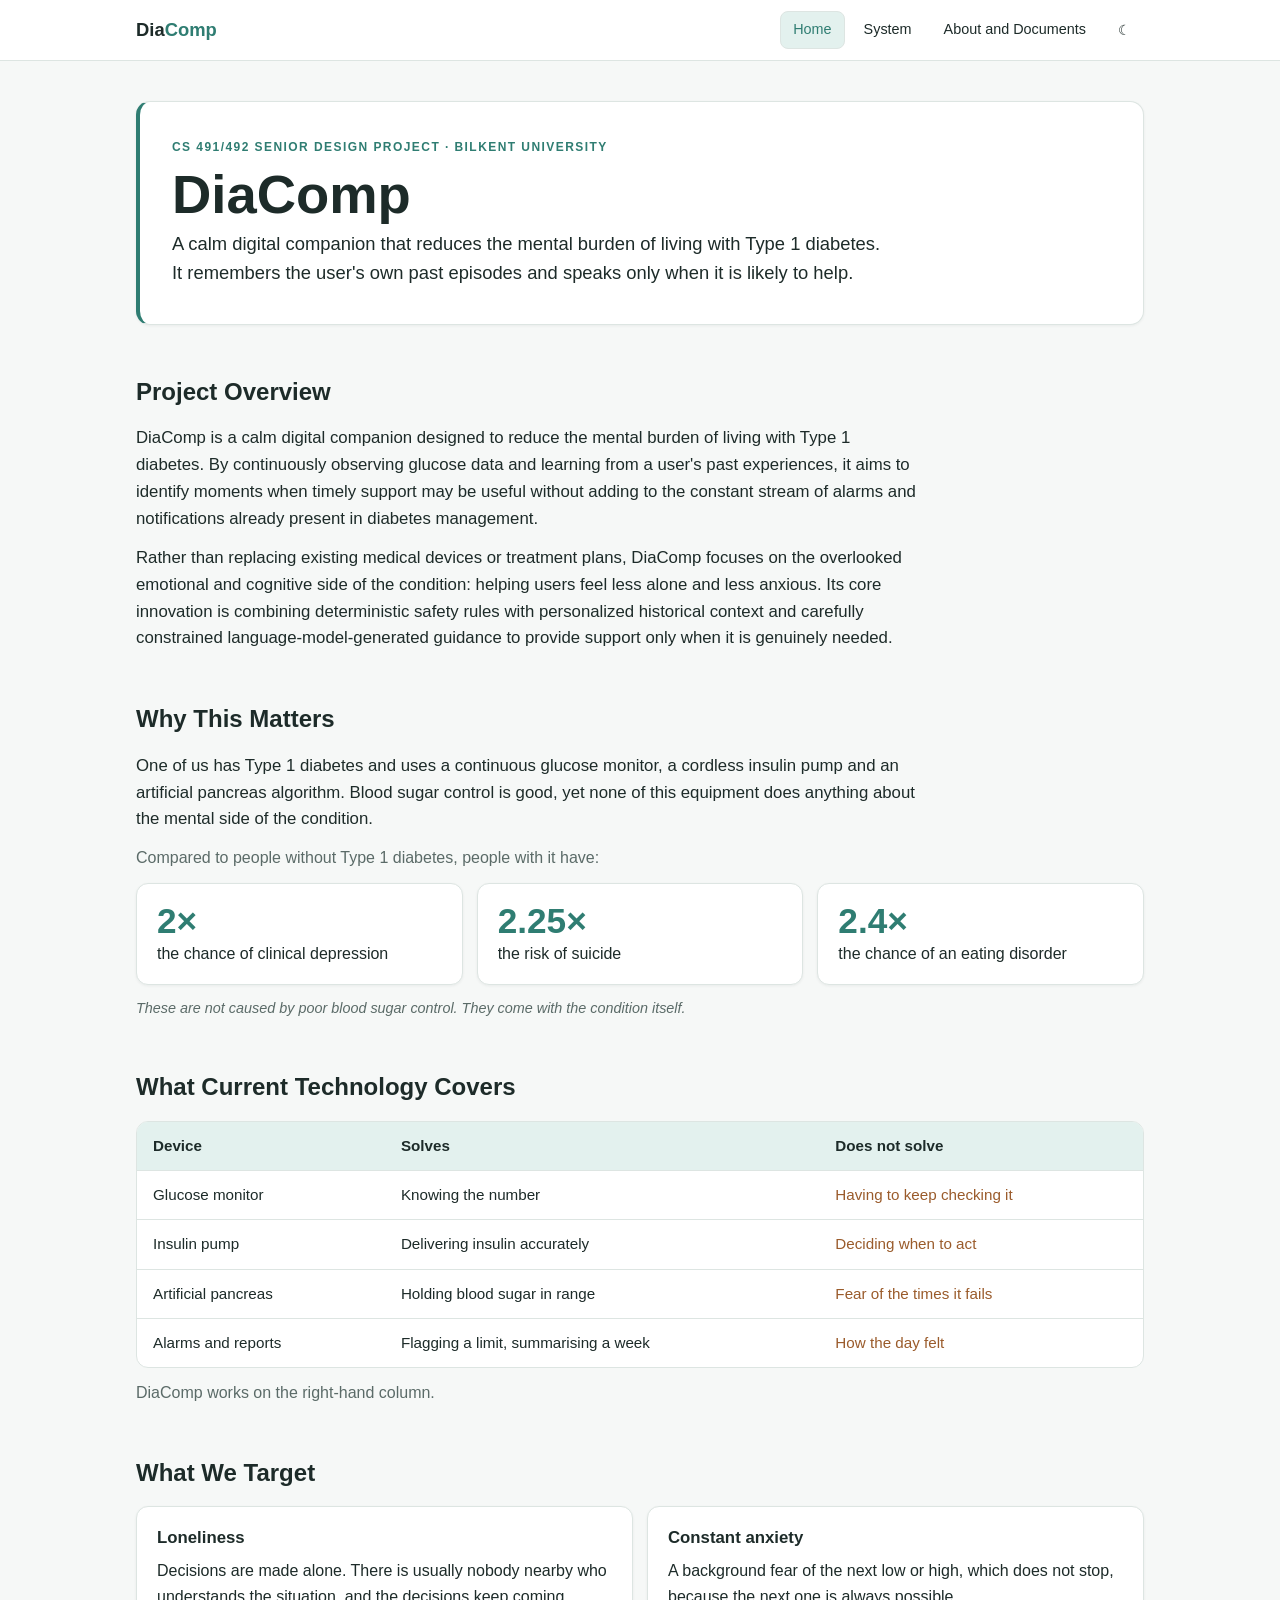
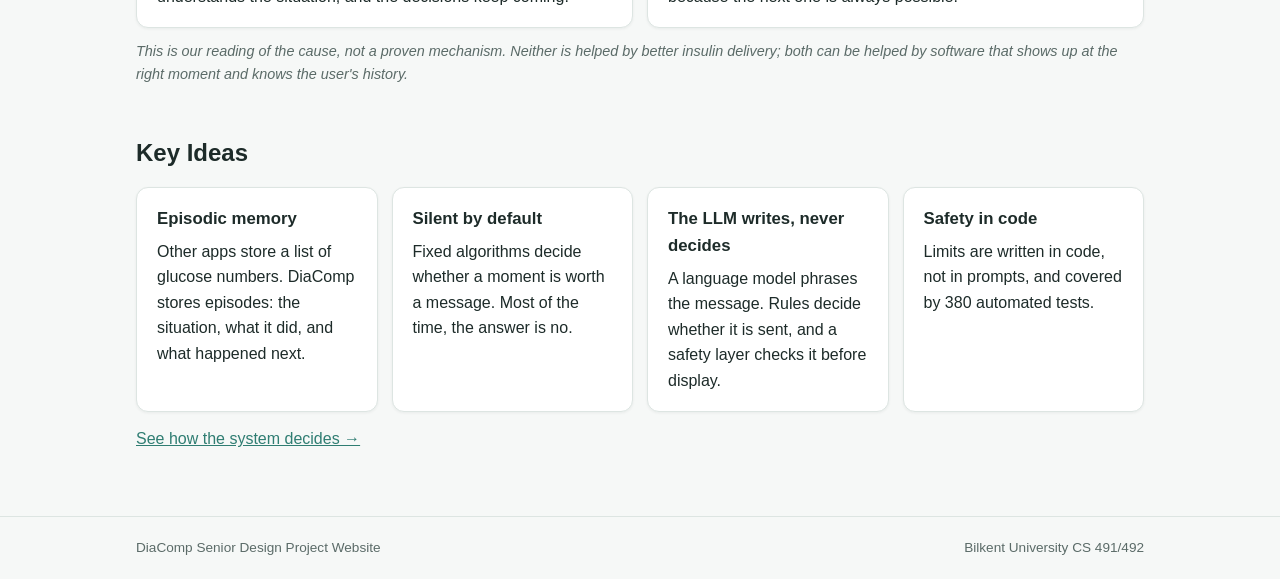
<file: index.html>
<!doctype html>
<html lang="en">
<head>
<meta charset="utf-8">
<meta name="viewport" content="width=device-width, initial-scale=1">
<title>Home | DiaComp</title>
<meta name="description" content="DiaComp: a calm digital companion that reduces the mental burden of living with Type 1 diabetes. Bilkent University CS 491/492 Senior Design Project.">
<link rel="stylesheet" href="style.css">
<script src="theme.js"></script>
</head>
<body>
<header class="site">
  <div class="wrap">
    <a class="brand" href="index.html">Dia<span>Comp</span></a>
    <nav>
      <a href="index.html" class="active">Home</a>
      <a href="system.html">System</a>
      <a href="about.html">About and Documents</a>
      <button class="theme-btn" aria-label="Toggle theme">☾</button>
    </nav>
  </div>
</header>

<main class="wrap">
  <div class="hero">
    <p class="eyebrow">CS 491/492 Senior Design Project · Bilkent University</p>
    <h1>DiaComp</h1>
    <p class="tagline">A calm digital companion that reduces the mental burden of living with Type 1 diabetes. It remembers the user's own past episodes and speaks only when it is likely to help.</p>
  </div>

  <section>
    <h2>Project Overview</h2>
    <p class="lead">DiaComp is a calm digital companion designed to reduce the mental burden of living with Type 1 diabetes. By continuously observing glucose data and learning from a user's past experiences, it aims to identify moments when timely support may be useful without adding to the constant stream of alarms and notifications already present in diabetes management.</p>
    <p class="lead">Rather than replacing existing medical devices or treatment plans, DiaComp focuses on the overlooked emotional and cognitive side of the condition: helping users feel less alone and less anxious. Its core innovation is combining deterministic safety rules with personalized historical context and carefully constrained language-model-generated guidance to provide support only when it is genuinely needed.</p>
  </section>

  <section>
    <h2>Why This Matters</h2>
    <p class="lead">One of us has Type 1 diabetes and uses a continuous glucose monitor, a cordless insulin pump and an artificial pancreas algorithm. Blood sugar control is good, yet none of this equipment does anything about the mental side of the condition.</p>
    <p class="muted">Compared to people without Type 1 diabetes, people with it have:</p>
    <div class="grid">
      <div class="card stat"><div class="num">2×</div><p>the chance of clinical depression</p></div>
      <div class="card stat"><div class="num">2.25×</div><p>the risk of suicide</p></div>
      <div class="card stat"><div class="num">2.4×</div><p>the chance of an eating disorder</p></div>
    </div>
    <p class="note" style="margin-top:12px">These are not caused by poor blood sugar control. They come with the condition itself.</p>
  </section>

  <section>
    <h2>What Current Technology Covers</h2>
    <div class="table-wrap">
      <table>
        <thead><tr><th>Device</th><th>Solves</th><th>Does not solve</th></tr></thead>
        <tbody>
          <tr><td>Glucose monitor</td><td>Knowing the number</td><td class="gap">Having to keep checking it</td></tr>
          <tr><td>Insulin pump</td><td>Delivering insulin accurately</td><td class="gap">Deciding when to act</td></tr>
          <tr><td>Artificial pancreas</td><td>Holding blood sugar in range</td><td class="gap">Fear of the times it fails</td></tr>
          <tr><td>Alarms and reports</td><td>Flagging a limit, summarising a week</td><td class="gap">How the day felt</td></tr>
        </tbody>
      </table>
    </div>
    <p class="muted" style="margin-top:12px">DiaComp works on the right-hand column.</p>
  </section>

  <section>
    <h2>What We Target</h2>
    <div class="grid">
      <div class="card"><h3>Loneliness</h3><p>Decisions are made alone. There is usually nobody nearby who understands the situation, and the decisions keep coming.</p></div>
      <div class="card"><h3>Constant anxiety</h3><p>A background fear of the next low or high, which does not stop, because the next one is always possible.</p></div>
    </div>
    <p class="note" style="margin-top:12px">This is our reading of the cause, not a proven mechanism. Neither is helped by better insulin delivery; both can be helped by software that shows up at the right moment and knows the user's history.</p>
  </section>

  <section>
    <h2>Key Ideas</h2>
    <div class="grid">
      <div class="card"><h3>Episodic memory</h3><p>Other apps store a list of glucose numbers. DiaComp stores episodes: the situation, what it did, and what happened next.</p></div>
      <div class="card"><h3>Silent by default</h3><p>Fixed algorithms decide whether a moment is worth a message. Most of the time, the answer is no.</p></div>
      <div class="card"><h3>The LLM writes, never decides</h3><p>A language model phrases the message. Rules decide whether it is sent, and a safety layer checks it before display.</p></div>
      <div class="card"><h3>Safety in code</h3><p>Limits are written in code, not in prompts, and covered by 380 automated tests.</p></div>
    </div>
    <p style="margin-top:14px"><a href="system.html">See how the system decides →</a></p>
  </section>
</main>

<footer>
  <div class="wrap">
    <span>DiaComp Senior Design Project Website</span>
    <span>Bilkent University CS 491/492</span>
  </div>
</footer>
</body>
</html>
</file>
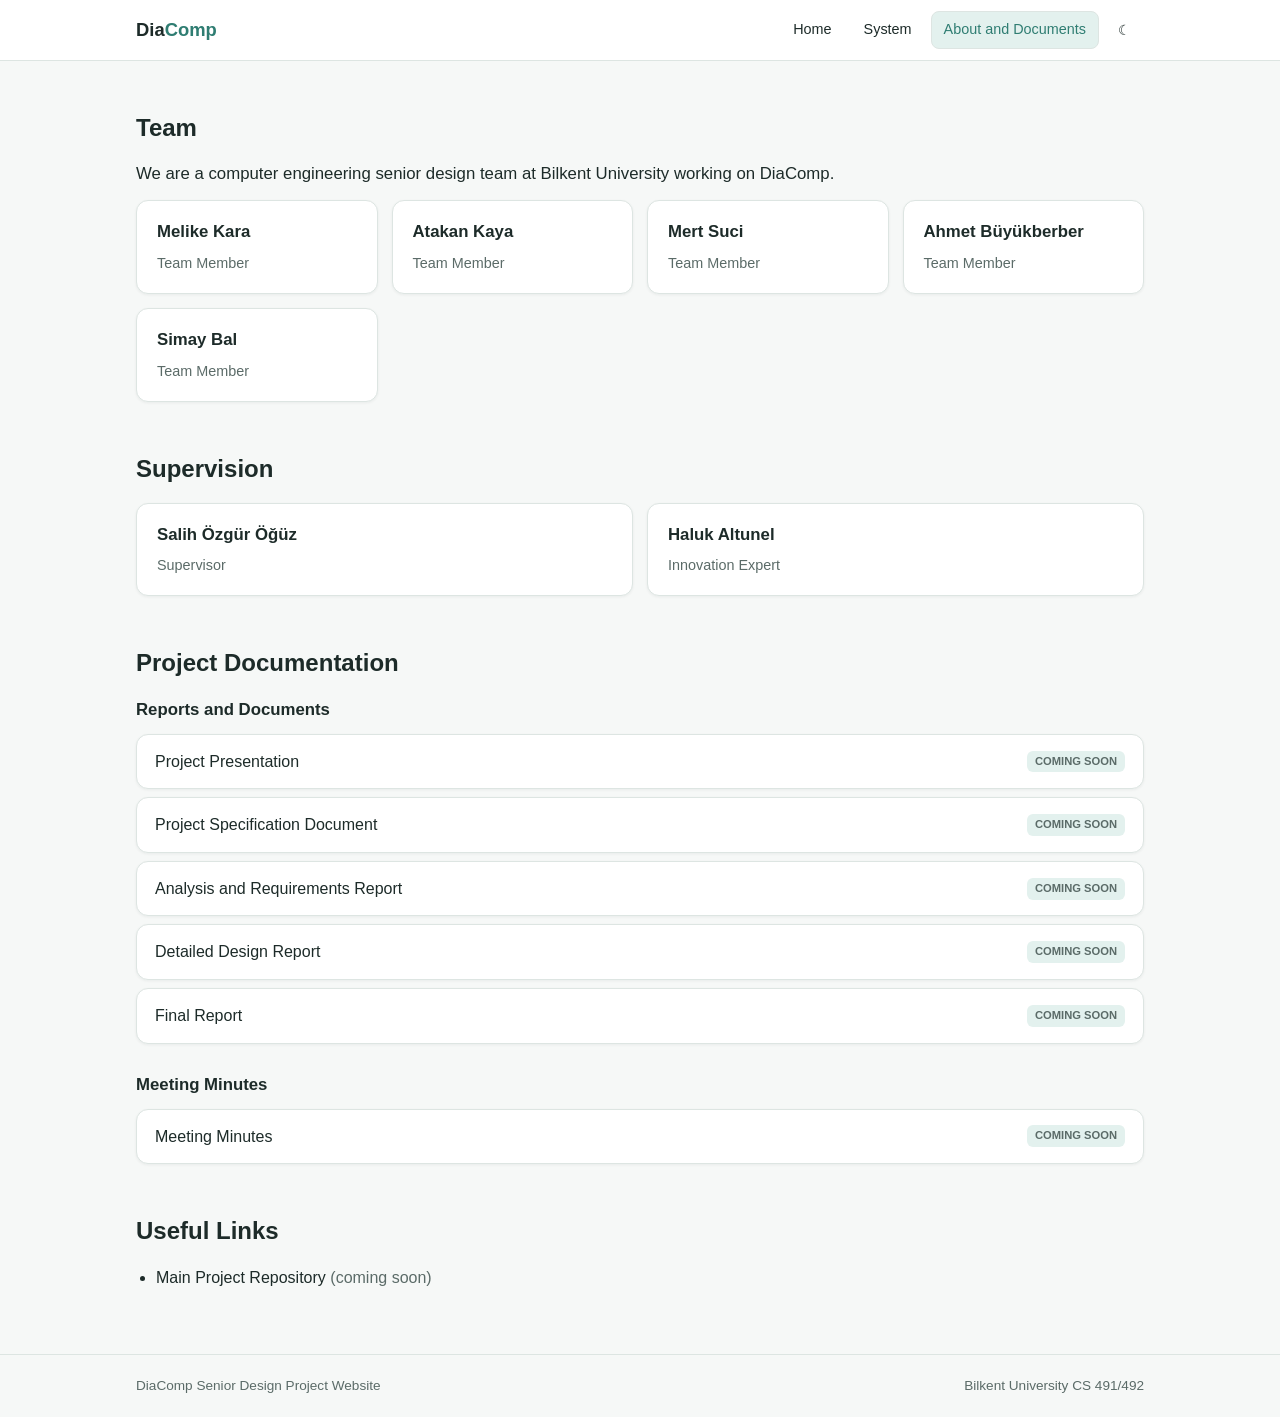
<file: about.html>
<!doctype html>
<html lang="en">
<head>
<meta charset="utf-8">
<meta name="viewport" content="width=device-width, initial-scale=1">
<title>About and Documents | DiaComp</title>
<link rel="stylesheet" href="style.css">
<script src="theme.js"></script>
</head>
<body>
<header class="site">
  <div class="wrap">
    <a class="brand" href="index.html">Dia<span>Comp</span></a>
    <nav>
      <a href="index.html">Home</a>
      <a href="system.html">System</a>
      <a href="about.html" class="active">About and Documents</a>
      <button class="theme-btn" aria-label="Toggle theme">☾</button>
    </nav>
  </div>
</header>

<main class="wrap">
  <section>
    <h2>Team</h2>
    <p class="lead">We are a computer engineering senior design team at Bilkent University working on DiaComp.</p>
    <div class="grid">
      <div class="card"><h3>Melike Kara</h3><p class="role">Team Member</p></div>
      <div class="card"><h3>Atakan Kaya</h3><p class="role">Team Member</p></div>
      <div class="card"><h3>Mert Suci</h3><p class="role">Team Member</p></div>
      <div class="card"><h3>Ahmet Büyükberber</h3><p class="role">Team Member</p></div>
      <div class="card"><h3>Simay Bal</h3><p class="role">Team Member</p></div>
    </div>
  </section>

  <section>
    <h2>Supervision</h2>
    <div class="grid">
      <div class="card"><h3>Salih Özgür Öğüz</h3><p class="role">Supervisor</p></div>
      <div class="card"><h3>Haluk Altunel</h3><p class="role">Innovation Expert</p></div>
    </div>
  </section>

  <section>
    <h2>Project Documentation</h2>
    <h3 style="margin-bottom:10px">Reports and Documents</h3>
    <div class="card doc"><span>Project Presentation</span><span class="badge soon">COMING SOON</span></div>
    <div class="card doc"><span>Project Specification Document</span><span class="badge soon">COMING SOON</span></div>
    <div class="card doc"><span>Analysis and Requirements Report</span><span class="badge soon">COMING SOON</span></div>
    <div class="card doc"><span>Detailed Design Report</span><span class="badge soon">COMING SOON</span></div>
    <div class="card doc"><span>Final Report</span><span class="badge soon">COMING SOON</span></div>

    <h3 style="margin:28px 0 10px">Meeting Minutes</h3>
    <div class="card doc"><span>Meeting Minutes</span><span class="badge soon">COMING SOON</span></div>
  </section>

  <section>
    <h2>Useful Links</h2>
    <ul class="plain">
      <li>Main Project Repository <span class="muted">(coming soon)</span></li>
    </ul>
  </section>
</main>

<footer>
  <div class="wrap">
    <span>DiaComp Senior Design Project Website</span>
    <span>Bilkent University CS 491/492</span>
  </div>
</footer>
</body>
</html>
</file>
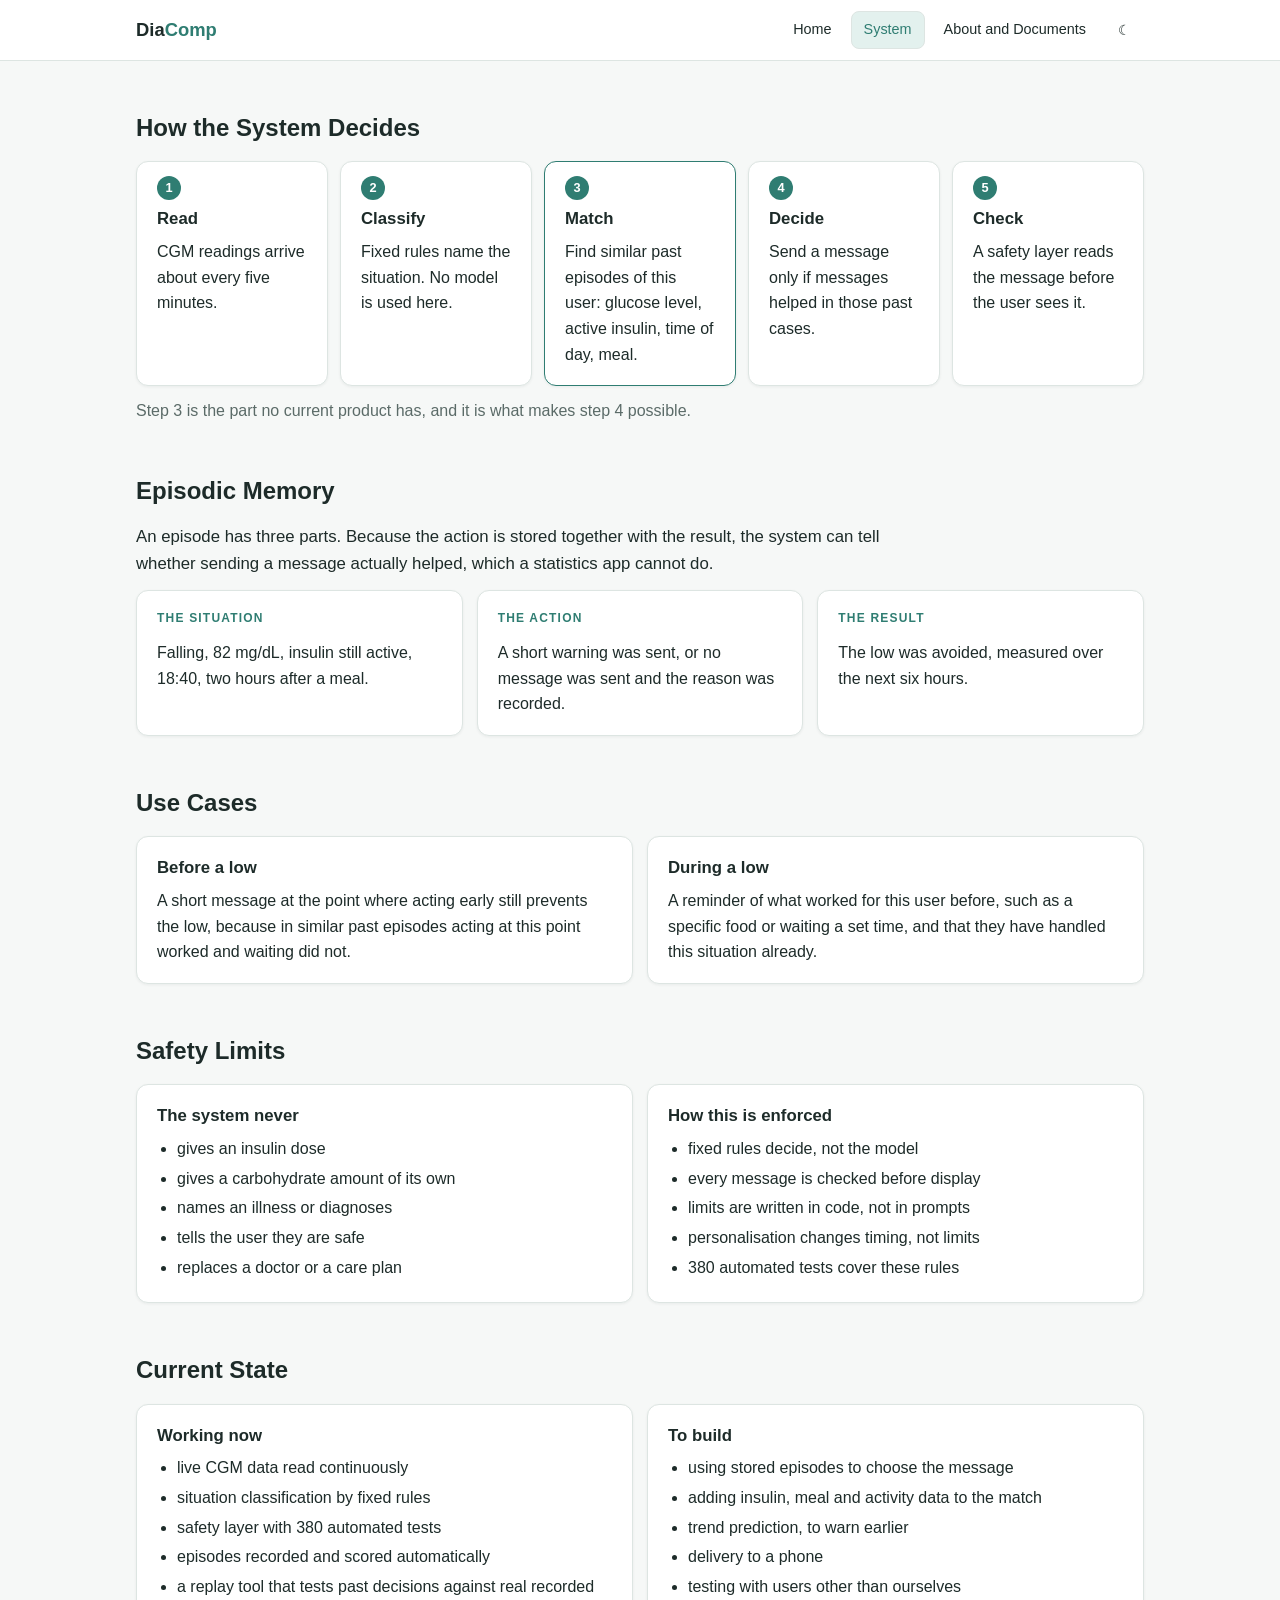
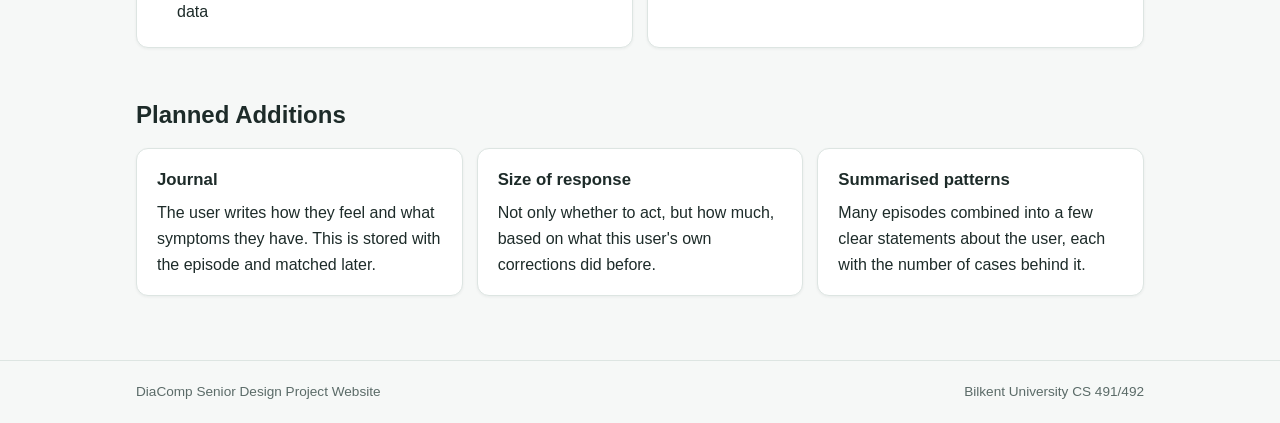
<file: system.html>
<!doctype html>
<html lang="en">
<head>
<meta charset="utf-8">
<meta name="viewport" content="width=device-width, initial-scale=1">
<title>System | DiaComp</title>
<link rel="stylesheet" href="style.css">
<script src="theme.js"></script>
</head>
<body>
<header class="site">
  <div class="wrap">
    <a class="brand" href="index.html">Dia<span>Comp</span></a>
    <nav>
      <a href="index.html">Home</a>
      <a href="system.html" class="active">System</a>
      <a href="about.html">About and Documents</a>
      <button class="theme-btn" aria-label="Toggle theme">☾</button>
    </nav>
  </div>
</header>

<main class="wrap">
  <section>
    <h2>How the System Decides</h2>
    <div class="steps">
      <div class="card step"><h3>Read</h3><p>CGM readings arrive about every five minutes.</p></div>
      <div class="card step"><h3>Classify</h3><p>Fixed rules name the situation. No model is used here.</p></div>
      <div class="card step highlight"><h3>Match</h3><p>Find similar past episodes of this user: glucose level, active insulin, time of day, meal.</p></div>
      <div class="card step"><h3>Decide</h3><p>Send a message only if messages helped in those past cases.</p></div>
      <div class="card step"><h3>Check</h3><p>A safety layer reads the message before the user sees it.</p></div>
    </div>
    <p class="muted" style="margin-top:12px">Step 3 is the part no current product has, and it is what makes step 4 possible.</p>
  </section>

  <section>
    <h2>Episodic Memory</h2>
    <p class="lead">An episode has three parts. Because the action is stored together with the result, the system can tell whether sending a message actually helped, which a statistics app cannot do.</p>
    <div class="grid episode">
      <div class="card"><p class="label">The situation</p><p>Falling, 82 mg/dL, insulin still active, 18:40, two hours after a meal.</p></div>
      <div class="card"><p class="label">The action</p><p>A short warning was sent, or no message was sent and the reason was recorded.</p></div>
      <div class="card"><p class="label">The result</p><p>The low was avoided, measured over the next six hours.</p></div>
    </div>
  </section>

  <section>
    <h2>Use Cases</h2>
    <div class="grid">
      <div class="card"><h3>Before a low</h3><p>A short message at the point where acting early still prevents the low, because in similar past episodes acting at this point worked and waiting did not.</p></div>
      <div class="card"><h3>During a low</h3><p>A reminder of what worked for this user before, such as a specific food or waiting a set time, and that they have handled this situation already.</p></div>
    </div>
  </section>

  <section>
    <h2>Safety Limits</h2>
    <div class="grid">
      <div class="card">
        <h3>The system never</h3>
        <ul class="plain">
          <li>gives an insulin dose</li>
          <li>gives a carbohydrate amount of its own</li>
          <li>names an illness or diagnoses</li>
          <li>tells the user they are safe</li>
          <li>replaces a doctor or a care plan</li>
        </ul>
      </div>
      <div class="card">
        <h3>How this is enforced</h3>
        <ul class="plain">
          <li>fixed rules decide, not the model</li>
          <li>every message is checked before display</li>
          <li>limits are written in code, not in prompts</li>
          <li>personalisation changes timing, not limits</li>
          <li>380 automated tests cover these rules</li>
        </ul>
      </div>
    </div>
  </section>

  <section>
    <h2>Current State</h2>
    <div class="grid">
      <div class="card">
        <h3>Working now</h3>
        <ul class="plain">
          <li>live CGM data read continuously</li>
          <li>situation classification by fixed rules</li>
          <li>safety layer with 380 automated tests</li>
          <li>episodes recorded and scored automatically</li>
          <li>a replay tool that tests past decisions against real recorded data</li>
        </ul>
      </div>
      <div class="card">
        <h3>To build</h3>
        <ul class="plain">
          <li>using stored episodes to choose the message</li>
          <li>adding insulin, meal and activity data to the match</li>
          <li>trend prediction, to warn earlier</li>
          <li>delivery to a phone</li>
          <li>testing with users other than ourselves</li>
        </ul>
      </div>
    </div>
  </section>

  <section>
    <h2>Planned Additions</h2>
    <div class="grid">
      <div class="card"><h3>Journal</h3><p>The user writes how they feel and what symptoms they have. This is stored with the episode and matched later.</p></div>
      <div class="card"><h3>Size of response</h3><p>Not only whether to act, but how much, based on what this user's own corrections did before.</p></div>
      <div class="card"><h3>Summarised patterns</h3><p>Many episodes combined into a few clear statements about the user, each with the number of cases behind it.</p></div>
    </div>
  </section>
</main>

<footer>
  <div class="wrap">
    <span>DiaComp Senior Design Project Website</span>
    <span>Bilkent University CS 491/492</span>
  </div>
</footer>
</body>
</html>
</file>
<file: style.css>
:root {
  --bg: #f6f8f7;
  --surface: #ffffff;
  --border: #dde5e2;
  --text: #1d2b29;
  --muted: #5b6b68;
  --accent: #2f7d72;
  --accent-soft: #e3f1ee;
  --warn: #9a5b2b;
  --shadow: 0 1px 3px rgba(20, 40, 36, .06);
}
@media (prefers-color-scheme: dark) {
  :root:not([data-theme="light"]) {
    --bg: #111917; --surface: #18221f; --border: #27342f; --text: #e4ece9;
    --muted: #9aaba6; --accent: #6cc3b4; --accent-soft: #1d302c; --warn: #d9a073;
    --shadow: none;
  }
}
:root[data-theme="dark"] {
  --bg: #111917; --surface: #18221f; --border: #27342f; --text: #e4ece9;
  --muted: #9aaba6; --accent: #6cc3b4; --accent-soft: #1d302c; --warn: #d9a073;
  --shadow: none;
}

* { box-sizing: border-box; }
html { -webkit-text-size-adjust: 100%; }
body {
  margin: 0;
  background: var(--bg);
  color: var(--text);
  font-family: -apple-system, BlinkMacSystemFont, "Segoe UI", Roboto, Arial, sans-serif;
  font-size: 16px;
  line-height: 1.6;
}
a { color: var(--accent); }
.wrap { max-width: 1040px; margin: 0 auto; padding: 0 16px; }

/* Header */
header.site {
  border-bottom: 1px solid var(--border);
  background: var(--surface);
  position: sticky; top: 0; z-index: 10;
}
header.site .wrap {
  display: flex; align-items: center; justify-content: space-between;
  gap: 12px; min-height: 60px; flex-wrap: wrap;
}
.brand { font-weight: 700; font-size: 1.15rem; color: var(--text); text-decoration: none; }
.brand span { color: var(--accent); }
nav { display: flex; gap: 6px; align-items: center; flex-wrap: wrap; }
nav a, .theme-btn {
  font-size: .9rem; text-decoration: none; color: var(--text);
  padding: 6px 12px; border-radius: 8px; border: 1px solid transparent;
  background: none; cursor: pointer; font-family: inherit;
}
nav a:hover, .theme-btn:hover { background: var(--accent-soft); }
nav a.active { border-color: var(--border); background: var(--accent-soft); color: var(--accent); }

/* Hero */
.hero {
  margin: 40px 0 8px; padding: 36px 32px;
  background: var(--surface); border: 1px solid var(--border);
  border-left: 4px solid var(--accent); border-radius: 14px; box-shadow: var(--shadow);
}
.eyebrow {
  font-size: .75rem; letter-spacing: .12em; text-transform: uppercase;
  color: var(--accent); font-weight: 700; margin: 0 0 8px;
}
.hero h1 { font-size: clamp(2.2rem, 6vw, 3.4rem); margin: 0 0 4px; line-height: 1.1; }
.hero .expand { color: var(--muted); margin: 0 0 14px; font-size: .95rem; }
.hero .tagline { font-size: 1.15rem; max-width: 720px; margin: 0; }

/* Sections */
section { margin: 48px 0; }
h2 { font-size: 1.5rem; margin: 0 0 14px; }
h3 { font-size: 1.05rem; margin: 0 0 6px; }
p { margin: 0 0 12px; }
.lead { font-size: 1.05rem; max-width: 780px; }
.muted { color: var(--muted); }
.note { font-size: .9rem; color: var(--muted); font-style: italic; }

.grid { display: grid; gap: 14px; grid-template-columns: repeat(auto-fit, minmax(240px, 1fr)); }
.card {
  background: var(--surface); border: 1px solid var(--border); border-radius: 12px;
  padding: 18px 20px; box-shadow: var(--shadow);
}
.card p:last-child { margin: 0; }

/* Stats */
.stat .num { font-size: 2.2rem; font-weight: 700; color: var(--accent); line-height: 1.1; }

/* Table */
.table-wrap { overflow-x: auto; border: 1px solid var(--border); border-radius: 12px; background: var(--surface); }
table { width: 100%; border-collapse: collapse; font-size: .95rem; min-width: 560px; }
th, td { text-align: left; padding: 12px 16px; border-bottom: 1px solid var(--border); vertical-align: top; }
th { background: var(--accent-soft); font-weight: 600; }
tr:last-child td { border-bottom: none; }
td.gap { color: var(--warn); }

/* Pipeline */
.steps { display: grid; gap: 12px; grid-template-columns: repeat(auto-fit, minmax(170px, 1fr)); counter-reset: s; }
.step { position: relative; padding-top: 44px; }
.step::before {
  counter-increment: s; content: counter(s);
  position: absolute; top: 14px; left: 20px;
  width: 24px; height: 24px; border-radius: 50%;
  background: var(--accent); color: var(--surface);
  font-size: .8rem; font-weight: 700; display: grid; place-items: center;
}
.highlight { border-color: var(--accent); }

/* Episode */
.episode .label { font-size: .75rem; text-transform: uppercase; letter-spacing: .1em; color: var(--accent); font-weight: 700; }

ul.plain { padding-left: 20px; margin: 0; }
ul.plain li { margin-bottom: 4px; }

/* Docs list */
.doc {
  display: flex; justify-content: space-between; align-items: center; gap: 12px;
  padding: 14px 18px; margin-bottom: 8px; flex-wrap: wrap;
}
.badge {
  font-size: .7rem; font-weight: 700; padding: 2px 8px; border-radius: 6px;
  background: var(--accent-soft); color: var(--accent); white-space: nowrap;
}
.badge.soon { color: var(--muted); }

.role { color: var(--muted); font-size: .9rem; margin: 0; }

footer {
  border-top: 1px solid var(--border); margin-top: 64px; padding: 20px 0;
  font-size: .85rem; color: var(--muted);
}
footer .wrap { display: flex; justify-content: space-between; gap: 12px; flex-wrap: wrap; }

@media (max-width: 600px) {
  .hero { padding: 26px 20px; margin-top: 24px; }
  section { margin: 36px 0; }
}
</file>
